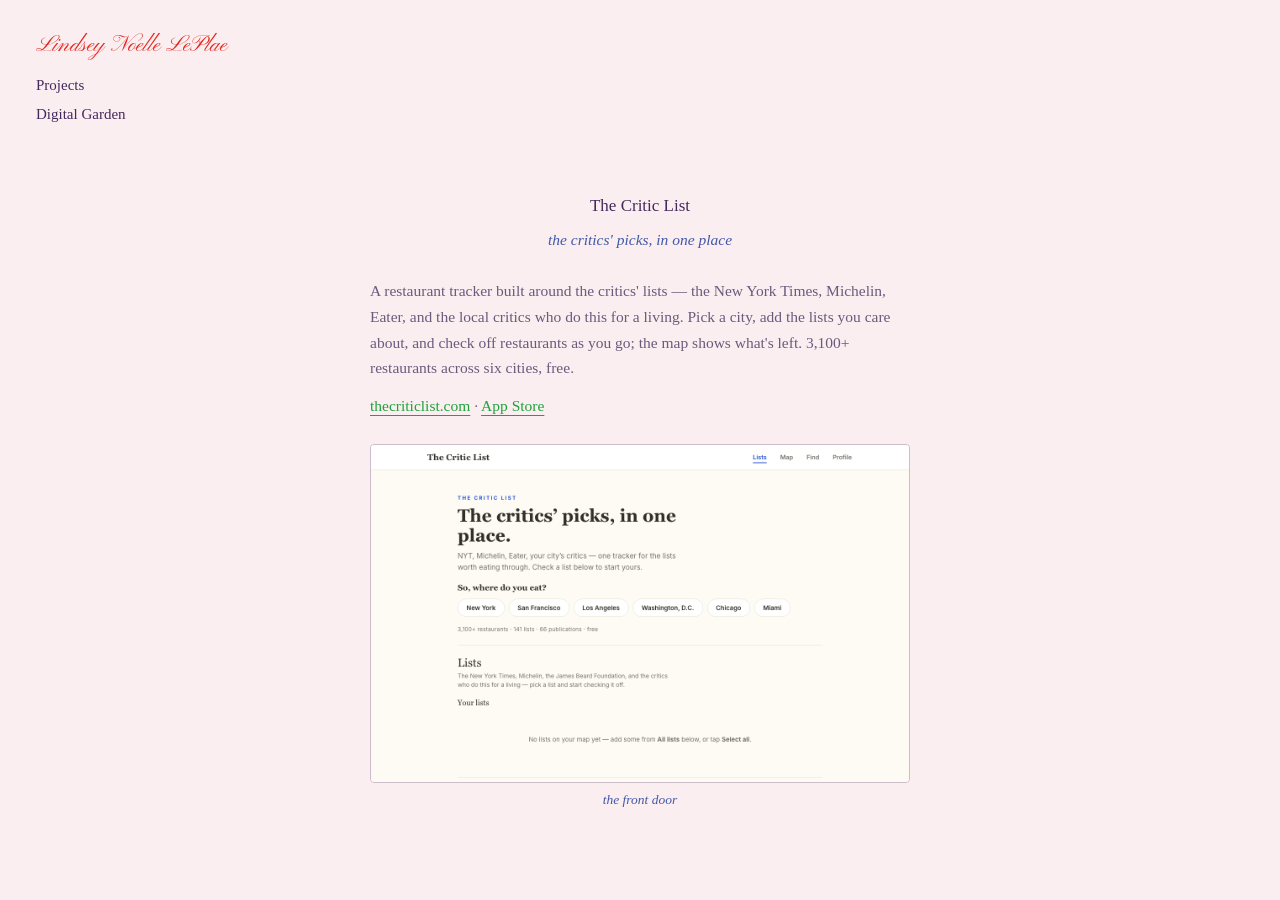
<file: critic-list.html>
<!doctype html>
<html lang="en">
<head>
  <meta charset="utf-8">
  <meta name="viewport" content="width=device-width, initial-scale=1">
  <title>The Critic List — Lindsey Noelle LePlae</title>
  <link rel="icon" href="favicon.svg" type="image/svg+xml">
  <link rel="icon" href="favicon-32.png" type="image/png" sizes="32x32">
  <link rel="apple-touch-icon" href="apple-touch-icon.png">
  <link rel="stylesheet" href="styles.css">
</head>
<body class="page">
  <header>
    <a class="site-name" href="index.html">Lindsey Noelle LePlae</a>
    <nav class="menu page-menu">
      <button type="button" id="projects-toggle" aria-expanded="false">Projects</button>
      <div class="dropdown" id="projects-dropdown">
        <a href="critic-list.html">The Critic List</a>
        <a href="observation-car.html">Observation Car</a>
        <a href="prison-visitor-guide.html">Prison Visitor Guide</a>
        <a href="smallgood.html">Smallgood</a>
      </div>
      <a href="digital-garden.html">Digital Garden</a>
    </nav>
  </header>

  <main>
    <div class="dossier">
      <h1 class="project-title">The Critic List</h1>
      <p class="tagline">the critics' picks, in one place</p>

      <p>A restaurant tracker built around the critics' lists — the New York Times, Michelin, Eater, and the local critics who do this for a living. Pick a city, add the lists you care about, and check off restaurants as you go; the map shows what's left. 3,100+ restaurants across six cities, free.</p>

      <p><a href="https://thecriticlist.com">thecriticlist.com</a> · <a href="https://apps.apple.com/app/id6787323071">App Store</a></p>
      <figure class="shot">
        <img src="images/critic-list-home.png" alt="The Critic List homepage: the critics' picks, in one place.">
        <figcaption>the front door</figcaption>
      </figure>
    </div>
  </main>
  <script>
    const toggle = document.getElementById("projects-toggle");
    const dropdown = document.getElementById("projects-dropdown");
    toggle.addEventListener("click", () => {
      const open = dropdown.classList.toggle("open");
      toggle.setAttribute("aria-expanded", open ? "true" : "false");
    });
  </script>
</body>
</html>
</file>
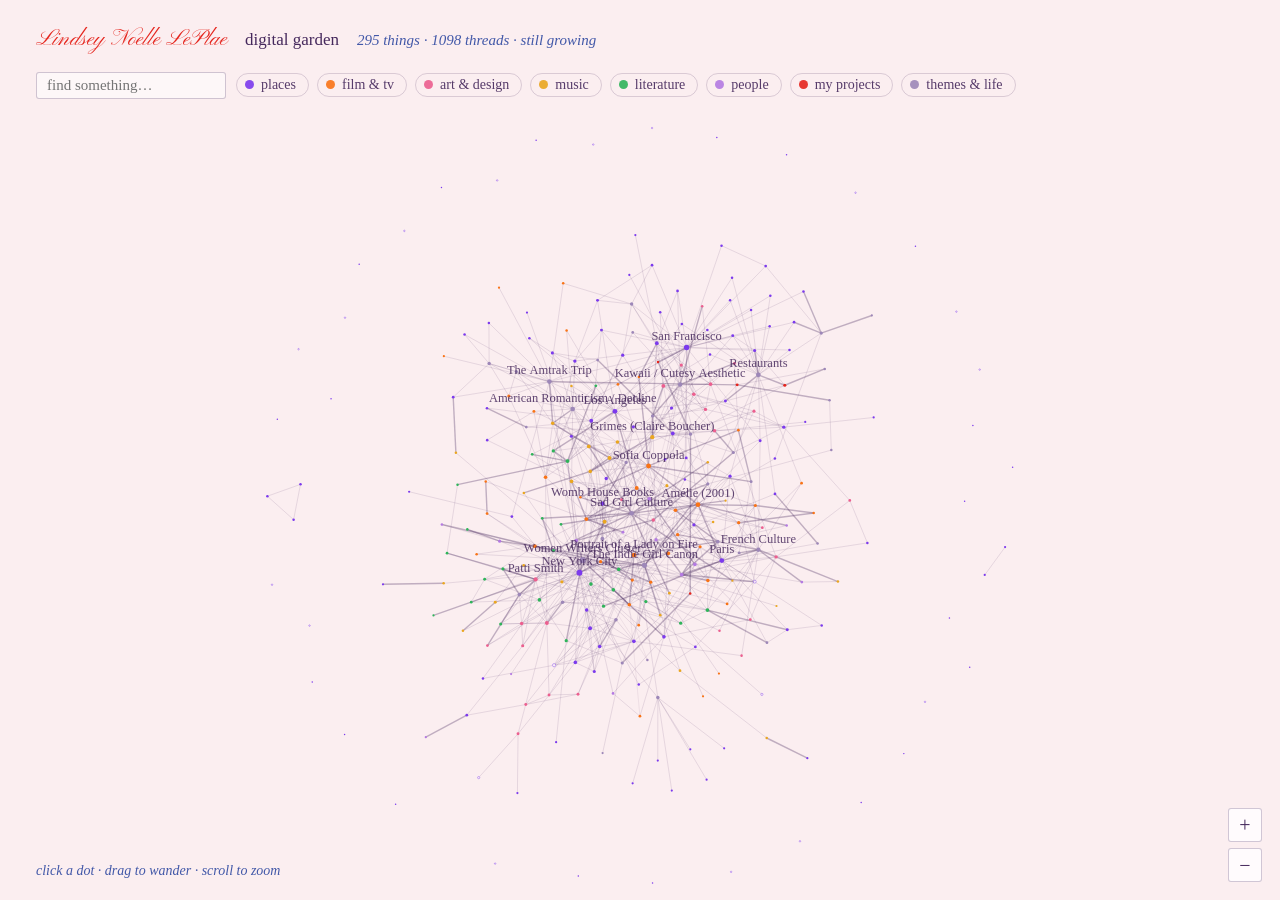
<file: digital-garden.html>
<!doctype html>
<html lang="en">
<head>
  <meta charset="utf-8">
  <meta name="viewport" content="width=device-width, initial-scale=1">
  <title>digital garden — Lindsey Noelle LePlae</title>
  <link rel="icon" href="favicon.svg" type="image/svg+xml">
  <link rel="icon" href="favicon-32.png" type="image/png" sizes="32x32">
  <link rel="apple-touch-icon" href="apple-touch-icon.png">
  <link rel="stylesheet" href="styles.css">
  <style>
    body.garden {
      display: flex;
      flex-direction: column;
      height: 100vh;
      overflow: hidden;
    }

    body.garden header {
      display: flex;
      flex-direction: row;
      align-items: baseline;
      gap: 18px;
      flex-wrap: wrap;
      padding: 22px 36px 12px;
    }

    .garden-title { color: var(--ink); font-size: 17px; }
    .garden-stats { color: var(--rose); font-style: italic; font-size: 15px; }

    .garden-controls {
      display: flex;
      align-items: center;
      gap: 10px;
      flex-wrap: wrap;
      padding: 0 36px 12px;
    }

    .garden-controls input[type="search"] {
      font-family: inherit;
      font-size: 15px;
      color: var(--ink);
      background: rgba(255, 255, 255, 0.5);
      border: 1px solid rgba(69, 40, 92, 0.25);
      border-radius: 3px;
      padding: 4px 10px;
      width: 190px;
      outline: none;
    }
    .garden-controls input[type="search"]:focus { border-color: var(--accent); }

    #chips { display: inline-flex; flex-wrap: wrap; gap: 8px; }

    .chip {
      font-family: inherit;
      font-size: 14px;
      color: var(--ink);
      background: none;
      border: 1px solid rgba(69, 40, 92, 0.2);
      border-radius: 999px;
      padding: 3px 12px 3px 8px;
      cursor: pointer;
      display: inline-flex;
      align-items: center;
      gap: 7px;
      opacity: 0.9;
    }
    .chip .dot { width: 9px; height: 9px; border-radius: 50%; display: inline-block; }
    .chip.off { opacity: 0.35; }
    .chip:hover { border-color: var(--accent); }

    .search-results {
      position: absolute;
      top: 100%;
      left: 0;
      z-index: 30;
      background: #fffbfd;
      border: 1px solid rgba(69, 40, 92, 0.25);
      border-radius: 3px;
      min-width: 230px;
      max-height: 260px;
      overflow-y: auto;
      display: none;
      flex-direction: column;
      box-shadow: 0 8px 24px rgba(69, 40, 92, 0.12);
    }
    .search-results button {
      font-family: inherit;
      font-size: 15px;
      color: var(--ink);
      text-align: left;
      background: none;
      border: none;
      padding: 7px 12px;
      cursor: pointer;
    }
    .search-results button:hover { background: rgba(31, 163, 61, 0.1); color: var(--accent); }
    .search-results .kind { color: var(--rose); font-size: 13px; font-style: italic; margin-left: 6px; }
    .search-wrap { position: relative; }

    .stage { position: relative; flex: 1; min-height: 0; }
    canvas#sky { position: absolute; inset: 0; width: 100%; height: 100%; cursor: grab; }
    canvas#sky.dragging { cursor: grabbing; }
    canvas#sky.pointing { cursor: pointer; }

    .hint {
      position: absolute;
      left: 36px;
      bottom: 18px;
      font-style: italic;
      color: var(--rose);
      font-size: 14px;
      pointer-events: none;
    }

    .zoom-controls {
      position: absolute;
      right: 18px;
      bottom: 18px;
      display: flex;
      flex-direction: column;
      gap: 6px;
      z-index: 15;
      transition: right 0.25s ease;
    }
    .stage:has(.panel.open) .zoom-controls { right: 386px; }
    .zoom-controls button {
      font-family: "Times New Roman", Times, serif;
      font-size: 20px;
      line-height: 1;
      color: var(--ink);
      background: #fffbfd;
      border: 1px solid rgba(69, 40, 92, 0.25);
      border-radius: 3px;
      width: 34px;
      height: 34px;
      cursor: pointer;
      padding: 0;
    }
    .zoom-controls button:hover { color: var(--accent); border-color: var(--accent); }

    /* ---- node panel ---- */
    .panel {
      position: absolute;
      top: 14px;
      right: 14px;
      bottom: 14px;
      width: 340px;
      max-width: calc(100vw - 28px);
      background: #fffbfd;
      border: 1px solid rgba(69, 40, 92, 0.22);
      border-radius: 4px;
      box-shadow: 0 10px 32px rgba(69, 40, 92, 0.14);
      padding: 22px 24px;
      overflow-y: auto;
      display: none;
      z-index: 20;
    }
    .panel.open { display: block; }

    .panel .close {
      position: absolute;
      top: 10px;
      right: 14px;
      font-family: inherit;
      font-size: 16px;
      color: var(--ink-soft);
      background: none;
      border: none;
      cursor: pointer;
      padding: 2px 6px;
    }
    .panel .close:hover { color: var(--accent); }

    .panel h2 { font-size: 19px; font-weight: normal; color: var(--ink); margin: 0 36px 2px 0; }
    .panel .kind-line { font-size: 14px; font-style: italic; color: var(--rose); margin-bottom: 14px; }
    .panel .kind-line .swatch { display: inline-block; width: 9px; height: 9px; border-radius: 50%; margin-right: 6px; }
    .panel .note { font-size: 15.5px; color: var(--ink-soft); line-height: 1.55; margin-bottom: 16px; }

    .panel h3 {
      font-size: 15px;
      font-weight: normal;
      font-style: italic;
      color: var(--rose);
      margin: 16px 0 8px;
    }

    .thread-list { list-style: none; margin: 0; padding: 0; }
    .thread-list li { margin-bottom: 9px; font-size: 15px; line-height: 1.4; }
    .thread-list a {
      color: var(--accent);
      text-decoration: none;
      border-bottom: 1px solid rgba(31, 163, 61, 0.35);
      cursor: pointer;
    }
    .thread-list a:hover { border-bottom-color: var(--accent); }
    .thread-list .why { color: var(--ink-soft); font-size: 14px; }
    .thread-list .dir { color: var(--rose); font-size: 13px; }

    .oq-list { list-style: none; margin: 0; padding: 0; }
    .oq-list li { font-size: 14px; font-style: italic; color: var(--ink-soft); margin-bottom: 6px; line-height: 1.45; }

    @media (max-width: 720px) {
      body.garden header, .garden-controls { padding-left: 16px; padding-right: 16px; }
      .panel {
        top: auto;
        left: 10px;
        right: 10px;
        bottom: 10px;
        width: auto;
        max-height: 48%;
      }
      .hint { display: none; }
      .stage:has(.panel.open) .zoom-controls { display: none; }
    }
  </style>
</head>
<body class="garden page">
  <header>
    <a class="site-name" href="index.html">Lindsey Noelle LePlae</a>
    <span class="garden-title">digital garden</span>
    <span class="garden-stats" id="stats"></span>
  </header>

  <div class="garden-controls">
    <span class="search-wrap">
      <input type="search" id="search" placeholder="find something…" autocomplete="off">
      <div class="search-results" id="search-results"></div>
    </span>
    <span id="chips"></span>
  </div>

  <div class="stage">
    <canvas id="sky"></canvas>
    <p class="hint">click a dot · drag to wander · scroll to zoom</p>

    <div class="zoom-controls">
      <button type="button" id="zoom-in" aria-label="zoom in">+</button>
      <button type="button" id="zoom-out" aria-label="zoom out">−</button>
    </div>

    <aside class="panel" id="panel" aria-live="polite">
      <button type="button" class="close" id="panel-close" aria-label="close">×</button>
      <h2 id="p-name"></h2>
      <p class="kind-line" id="p-kind"></p>
      <p class="note" id="p-note"></p>
      <div id="p-threads"></div>
      <div id="p-oq"></div>
    </aside>
  </div>

  <script src="data/garden-data.js"></script>
  <script>
  (function () {
    const DATA = window.GARDEN;
    const nodes = DATA.nodes;

    /* ---- grouping & palette ---- */
    const GROUPS = [
      { key: "places",      label: "places",       color: "#7c3aed", match: t => t === "place" },
      { key: "film",        label: "film & tv",    color: "#f97316", match: t => t === "film" || t === "tv" },
      { key: "art",         label: "art & design", color: "#ec5f8f", match: t => t === "art" || t === "design" },
      { key: "music",       label: "music",        color: "#eaa620", match: t => t === "music" },
      { key: "lit",         label: "literature",   color: "#2fb45a", match: t => t === "literature" },
      { key: "people",      label: "people",       color: "#b47ae2", match: t => t === "person" },
      { key: "mine",        label: "my projects",  color: "#e5251d", match: t => t === "project" },
      { key: "life",        label: "themes & life",color: "#9d87b8", match: () => true }
    ];
    const groupOf = n => GROUPS.find(g => g.match(n.type));

    /* ---- index, adjacency ---- */
    const byId = {};
    nodes.forEach(n => byId[n.id] = n);

    const incoming = {};   // id -> [{from, why, strength}]
    const edgeMap = {};    // "a|b" -> {a, b, strength}
    let threadCount = 0;

    nodes.forEach(n => (n.threads || []).forEach(t => {
      if (!byId[t.to]) return;
      threadCount++;
      (incoming[t.to] = incoming[t.to] || []).push({ from: n.id, why: t.why, strength: t.strength });
      const key = n.id < t.to ? n.id + "|" + t.to : t.to + "|" + n.id;
      const s = t.strength === "strong" ? 2 : t.strength === "loose" ? 0.5 : 1;
      if (!edgeMap[key] || edgeMap[key].s < s) edgeMap[key] = { a: n.id, b: t.to, s };
    }));
    const edges = Object.values(edgeMap);

    const degree = {};
    edges.forEach(e => {
      degree[e.a] = (degree[e.a] || 0) + 1;
      degree[e.b] = (degree[e.b] || 0) + 1;
    });

    document.getElementById("stats").textContent =
      nodes.length + " things · " + threadCount + " threads · still growing";

    /* ---- physics layout ---- */
    const sim = nodes.map((n, i) => {
      const angle = Math.random() * Math.PI * 2;
      const r = 200 + Math.random() * 500;
      return { id: n.id, x: Math.cos(angle) * r, y: Math.sin(angle) * r, vx: 0, vy: 0 };
    });
    const simById = {};
    sim.forEach(s => simById[s.id] = s);

    const springs = edges.map(e => ({ a: simById[e.a], b: simById[e.b], s: e.s }));

    for (let iter = 0; iter < 380; iter++) {
      for (let i = 0; i < sim.length; i++) {
        const p = sim[i];
        for (let j = i + 1; j < sim.length; j++) {
          const q = sim[j];
          let dx = p.x - q.x, dy = p.y - q.y;
          let d2 = dx * dx + dy * dy;
          if (d2 < 64) { dx = (Math.random() - 0.5) * 8; dy = (Math.random() - 0.5) * 8; d2 = 64; }
          const f = 46000 / d2;
          const d = Math.sqrt(d2);
          const fx = (dx / d) * f, fy = (dy / d) * f;
          p.vx += fx; p.vy += fy;
          q.vx -= fx; q.vy -= fy;
        }
      }
      springs.forEach(sp => {
        const dx = sp.b.x - sp.a.x, dy = sp.b.y - sp.a.y;
        const d = Math.sqrt(dx * dx + dy * dy) || 1;
        const f = 0.02 * (d - 100) * (sp.s >= 2 ? 1.4 : sp.s <= 0.5 ? 0.7 : 1);
        const fx = (dx / d) * f, fy = (dy / d) * f;
        sp.a.vx += fx; sp.a.vy += fy;
        sp.b.vx -= fx; sp.b.vy -= fy;
      });
      sim.forEach(p => {
        p.vx -= p.x * 0.003;
        p.vy -= p.y * 0.003;
        p.vx *= 0.85; p.vy *= 0.85;
        const sp = Math.sqrt(p.vx * p.vx + p.vy * p.vy);
        if (sp > 40) { p.vx *= 40 / sp; p.vy *= 40 / sp; }
        p.x += p.vx; p.y += p.vy;
      });
    }

    /* ---- render state ---- */
    const canvas = document.getElementById("sky");
    const ctx = canvas.getContext("2d");
    let view = { x: 0, y: 0, k: 1 };
    let selected = null;
    let hovered = null;
    let neighborSet = new Set();
    const groupOn = {};
    GROUPS.forEach(g => groupOn[g.key] = true);

    const radiusOf = id => Math.min(16, 3.5 + Math.sqrt(degree[id] || 0) * 1.7);
    const isWishlist = n => (n.subtype || "").includes("wishlist");
    const visibleNode = n => groupOn[groupOf(n).key];

    function fitView() {
      let minX = 1e9, maxX = -1e9, minY = 1e9, maxY = -1e9;
      sim.forEach(p => {
        minX = Math.min(minX, p.x); maxX = Math.max(maxX, p.x);
        minY = Math.min(minY, p.y); maxY = Math.max(maxY, p.y);
      });
      const w = canvas.clientWidth, h = canvas.clientHeight;
      const k = Math.min(w / (maxX - minX + 160), h / (maxY - minY + 160));
      view.k = k;
      view.x = w / 2 - k * (minX + maxX) / 2;
      view.y = h / 2 - k * (minY + maxY) / 2;
    }

    function resize() {
      const dpr = window.devicePixelRatio || 1;
      canvas.width = canvas.clientWidth * dpr;
      canvas.height = canvas.clientHeight * dpr;
      ctx.setTransform(dpr, 0, 0, dpr, 0, 0);
      draw();
    }

    function draw() {
      const w = canvas.clientWidth, h = canvas.clientHeight;
      ctx.clearRect(0, 0, w, h);
      ctx.save();
      ctx.translate(view.x, view.y);
      ctx.scale(view.k, view.k);

      const dimming = selected !== null;

      edges.forEach(e => {
        const na = byId[e.a], nb = byId[e.b];
        if (!visibleNode(na) || !visibleNode(nb)) return;
        const pa = simById[e.a], pb = simById[e.b];
        let alpha = e.s >= 2 ? 0.32 : e.s <= 0.5 ? 0.1 : 0.17;
        let width = e.s >= 2 ? 1.4 : 0.7;
        if (dimming) {
          const touches = e.a === selected || e.b === selected;
          alpha = touches ? 0.55 : 0.04;
          if (touches) width = 1.4;
        }
        ctx.strokeStyle = "rgba(69, 40, 92, " + alpha + ")";
        ctx.lineWidth = width / view.k;
        ctx.beginPath();
        ctx.moveTo(pa.x, pa.y);
        ctx.lineTo(pb.x, pb.y);
        ctx.stroke();
      });

      nodes.forEach(n => {
        if (!visibleNode(n)) return;
        const p = simById[n.id];
        const g = groupOf(n);
        const r = radiusOf(n.id);
        let alpha = 1;
        if (dimming && n.id !== selected && !neighborSet.has(n.id)) alpha = 0.15;

        ctx.globalAlpha = alpha;
        ctx.beginPath();
        ctx.arc(p.x, p.y, r, 0, Math.PI * 2);
        if (isWishlist(n)) {
          ctx.strokeStyle = g.color;
          ctx.lineWidth = 1.6 / Math.max(view.k, 0.8);
          ctx.fillStyle = "rgba(253, 244, 248, 0.9)";
          ctx.fill();
          ctx.stroke();
        } else {
          ctx.fillStyle = g.color;
          ctx.fill();
        }
        if (n.id === selected || n.id === hovered) {
          ctx.beginPath();
          ctx.arc(p.x, p.y, r + 3.5 / view.k, 0, Math.PI * 2);
          ctx.strokeStyle = "#1fa33d";
          ctx.lineWidth = 1.6 / view.k;
          ctx.stroke();
        }
        ctx.globalAlpha = 1;
      });

      const labelFont = Math.max(11, 12.5 / view.k);
      ctx.font = labelFont + "px 'Times New Roman', Times, serif";
      ctx.textAlign = "center";
      nodes.forEach(n => {
        if (!visibleNode(n)) return;
        const p = simById[n.id];
        const deg = degree[n.id] || 0;
        const big = view.k < 0.9 ? deg >= 14 : deg >= 9;
        const focus = n.id === selected || n.id === hovered || (selected && neighborSet.has(n.id) && view.k > 0.9);
        if (!big && !focus && view.k < 1.7) return;
        let alpha = 0.85;
        if (selected && n.id !== selected && !neighborSet.has(n.id)) alpha = 0.12;
        ctx.globalAlpha = alpha;
        ctx.fillStyle = "#45285c";
        ctx.fillText(n.name, p.x, p.y - radiusOf(n.id) - 5 / view.k);
        ctx.globalAlpha = 1;
      });

      ctx.restore();
    }

    /* ---- selection & panel ---- */
    const panel = document.getElementById("panel");

    function esc(s) {
      return String(s || "").replace(/&/g, "&amp;").replace(/</g, "&lt;").replace(/>/g, "&gt;");
    }

    function openPanel(id) {
      const n = byId[id];
      if (!n) return;
      selected = id;
      neighborSet = new Set();
      (n.threads || []).forEach(t => neighborSet.add(t.to));
      (incoming[id] || []).forEach(t => neighborSet.add(t.from));

      document.getElementById("p-name").textContent = n.name;

      const g = groupOf(n);
      let kind = '<span class="swatch" style="background:' + g.color + '"></span>' + esc(g.label);
      if (isWishlist(n)) kind += " · wish list";
      const loc = n.location;
      if (loc && (loc.city || loc.country)) {
        const bits = [loc.city, loc.neighborhood, loc.region, loc.country].filter(Boolean);
        kind += " · " + esc([...new Set(bits)].join(", "));
      }
      document.getElementById("p-kind").innerHTML = kind;
      const noteEl = document.getElementById("p-note");
      noteEl.textContent = n.rawNote || "";
      noteEl.style.display = n.rawNote ? "" : "none";

      let html = "";
      const out = (n.threads || []).filter(t => byId[t.to]);
      const inn = (incoming[id] || []);
      if (out.length || inn.length) {
        html += "<h3>threads</h3><ul class='thread-list'>";
        out.forEach(t => {
          html += "<li><a data-go='" + esc(t.to) + "'>" + esc(byId[t.to].name) + "</a>" +
                  (t.why ? " <span class='why'>— " + esc(t.why) + "</span>" : "") + "</li>";
        });
        inn.forEach(t => {
          html += "<li><span class='dir'>from</span> <a data-go='" + esc(t.from) + "'>" + esc(byId[t.from].name) + "</a>" +
                  (t.why ? " <span class='why'>— " + esc(t.why) + "</span>" : "") + "</li>";
        });
        html += "</ul>";
      }
      document.getElementById("p-threads").innerHTML = html;

      document.getElementById("p-oq").innerHTML = "";

      panel.classList.add("open");
      history.replaceState(null, "", "#" + id);
      draw();
    }

    let viewAnim = null;
    function animateTo(targetK, wx, wy, xOffset = 0) {
      const mx = canvas.clientWidth / 2 - xOffset, my = canvas.clientHeight / 2;
      const startK = view.k, startX = view.x, startY = view.y;
      const endX = mx - targetK * wx, endY = my - targetK * wy;
      const t0 = performance.now(), dur = 380;
      if (viewAnim) cancelAnimationFrame(viewAnim);
      function step(t) {
        const p = Math.min(1, (t - t0) / dur);
        const e = 1 - Math.pow(1 - p, 3);
        view.k = startK + (targetK - startK) * e;
        view.x = startX + (endX - startX) * e;
        view.y = startY + (endY - startY) * e;
        draw();
        if (p < 1) viewAnim = requestAnimationFrame(step);
      }
      viewAnim = requestAnimationFrame(step);
    }

    function centerOn(id) {
      const p = simById[id];
      if (!p) return;
      const off = (canvas.clientWidth > 720 && panel.classList.contains("open")) ? 185 : 0;
      animateTo(Math.max(view.k, 1.15), p.x, p.y, off);
    }

    function closePanel() {
      selected = null;
      neighborSet = new Set();
      panel.classList.remove("open");
      history.replaceState(null, "", location.pathname);
      draw();
    }

    panel.addEventListener("click", e => {
      const go = e.target.getAttribute && e.target.getAttribute("data-go");
      if (go) { openPanel(go); centerOn(go); draw(); }
    });
    document.getElementById("panel-close").addEventListener("click", closePanel);

    /* ---- interaction ---- */
    function screenToWorld(sx, sy) {
      return { x: (sx - view.x) / view.k, y: (sy - view.y) / view.k };
    }
    function nodeAt(sx, sy) {
      const w = screenToWorld(sx, sy);
      let best = null, bestD = 1e9;
      nodes.forEach(n => {
        if (!visibleNode(n)) return;
        const p = simById[n.id];
        const dx = p.x - w.x, dy = p.y - w.y;
        const d = Math.sqrt(dx * dx + dy * dy);
        const hit = radiusOf(n.id) + 6 / view.k;
        if (d < hit && d < bestD) { best = n.id; bestD = d; }
      });
      return best;
    }

    let dragging = false, moved = false, lastX = 0, lastY = 0;

    canvas.addEventListener("pointerdown", e => {
      dragging = true; moved = false;
      lastX = e.clientX; lastY = e.clientY;
      canvas.classList.add("dragging");
      canvas.setPointerCapture(e.pointerId);
    });
    canvas.addEventListener("pointermove", e => {
      const rect = canvas.getBoundingClientRect();
      if (dragging) {
        const dx = e.clientX - lastX, dy = e.clientY - lastY;
        if (Math.abs(dx) + Math.abs(dy) > 3) moved = true;
        view.x += dx; view.y += dy;
        lastX = e.clientX; lastY = e.clientY;
        draw();
      } else {
        const h = nodeAt(e.clientX - rect.left, e.clientY - rect.top);
        if (h !== hovered) {
          hovered = h;
          canvas.classList.toggle("pointing", !!h);
          draw();
        }
      }
    });
    canvas.addEventListener("pointerup", e => {
      dragging = false;
      canvas.classList.remove("dragging");
      if (!moved) {
        const rect = canvas.getBoundingClientRect();
        const id = nodeAt(e.clientX - rect.left, e.clientY - rect.top);
        if (id) { openPanel(id); centerOn(id); } else closePanel();
      }
    });
    function zoomButtons(factor) {
      const wx = (canvas.clientWidth / 2 - view.x) / view.k;
      const wy = (canvas.clientHeight / 2 - view.y) / view.k;
      animateTo(Math.min(6, Math.max(0.25, view.k * factor)), wx, wy);
    }
    document.getElementById("zoom-in").addEventListener("click", () => zoomButtons(1.5));
    document.getElementById("zoom-out").addEventListener("click", () => zoomButtons(1 / 1.5));

    canvas.addEventListener("wheel", e => {
      e.preventDefault();
      const rect = canvas.getBoundingClientRect();
      const mx = e.clientX - rect.left, my = e.clientY - rect.top;
      const factor = Math.exp(-e.deltaY * 0.0012);
      const k2 = Math.min(6, Math.max(0.25, view.k * factor));
      view.x = mx - (mx - view.x) * (k2 / view.k);
      view.y = my - (my - view.y) * (k2 / view.k);
      view.k = k2;
      draw();
    }, { passive: false });

    /* ---- chips ---- */
    const chipsEl = document.getElementById("chips");
    GROUPS.forEach(g => {
      const b = document.createElement("button");
      b.type = "button";
      b.className = "chip";
      b.innerHTML = '<span class="dot" style="background:' + g.color + '"></span>' + g.label;
      b.addEventListener("click", () => {
        groupOn[g.key] = !groupOn[g.key];
        b.classList.toggle("off", !groupOn[g.key]);
        draw();
      });
      chipsEl.appendChild(b);
    });

    /* ---- search ---- */
    const searchEl = document.getElementById("search");
    const resultsEl = document.getElementById("search-results");
    searchEl.addEventListener("input", () => {
      const q = searchEl.value.trim().toLowerCase();
      resultsEl.innerHTML = "";
      if (q.length < 2) { resultsEl.style.display = "none"; return; }
      const hits = nodes.filter(n => n.name.toLowerCase().includes(q)).slice(0, 9);
      if (!hits.length) { resultsEl.style.display = "none"; return; }
      hits.forEach(n => {
        const b = document.createElement("button");
        b.type = "button";
        b.innerHTML = esc(n.name) + '<span class="kind">' + esc(groupOf(n).label) + "</span>";
        b.addEventListener("click", () => {
          resultsEl.style.display = "none";
          searchEl.value = "";
          openPanel(n.id);
          centerOn(n.id);
          draw();
        });
        resultsEl.appendChild(b);
      });
      resultsEl.style.display = "flex";
    });
    document.addEventListener("click", e => {
      if (!resultsEl.contains(e.target) && e.target !== searchEl) resultsEl.style.display = "none";
    });

    /* ---- boot ---- */
    window.addEventListener("resize", resize);
    resize();
    fitView();
    draw();

    if (location.hash.length > 1) {
      const id = decodeURIComponent(location.hash.slice(1));
      if (byId[id]) { openPanel(id); centerOn(id); draw(); }
    }
  })();
  </script>
</body>
</html>
</file>
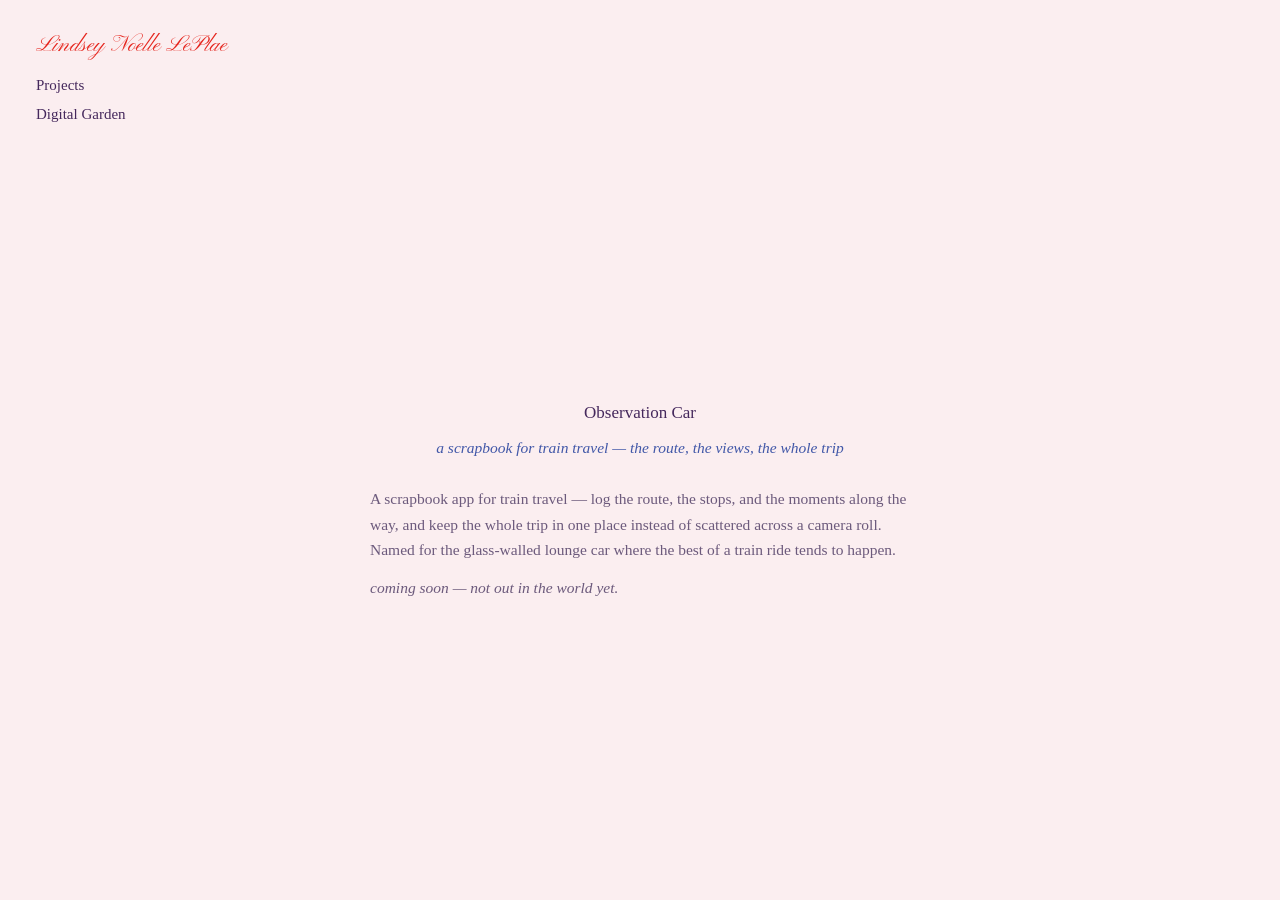
<file: observation-car.html>
<!doctype html>
<html lang="en">
<head>
  <meta charset="utf-8">
  <meta name="viewport" content="width=device-width, initial-scale=1">
  <title>Observation Car — Lindsey Noelle LePlae</title>
  <link rel="icon" href="favicon.svg" type="image/svg+xml">
  <link rel="icon" href="favicon-32.png" type="image/png" sizes="32x32">
  <link rel="apple-touch-icon" href="apple-touch-icon.png">
  <link rel="stylesheet" href="styles.css">
</head>
<body class="page">
  <header>
    <a class="site-name" href="index.html">Lindsey Noelle LePlae</a>
    <nav class="menu page-menu">
      <button type="button" id="projects-toggle" aria-expanded="false">Projects</button>
      <div class="dropdown" id="projects-dropdown">
        <a href="critic-list.html">The Critic List</a>
        <a href="observation-car.html">Observation Car</a>
        <a href="prison-visitor-guide.html">Prison Visitor Guide</a>
        <a href="smallgood.html">Smallgood</a>
      </div>
      <a href="digital-garden.html">Digital Garden</a>
    </nav>
  </header>

  <main>
    <div class="dossier">
      <h1 class="project-title">Observation Car</h1>
      <p class="tagline">a scrapbook for train travel — the route, the views, the whole trip</p>

      <p>A scrapbook app for train travel — log the route, the stops, and the moments along the way, and keep the whole trip in one place instead of scattered across a camera roll. Named for the glass-walled lounge car where the best of a train ride tends to happen.</p>

      <p class="status">coming soon — not out in the world yet.</p>
    </div>
  </main>
  <script>
    const toggle = document.getElementById("projects-toggle");
    const dropdown = document.getElementById("projects-dropdown");
    toggle.addEventListener("click", () => {
      const open = dropdown.classList.toggle("open");
      toggle.setAttribute("aria-expanded", open ? "true" : "false");
    });
  </script>
</body>
</html>
</file>
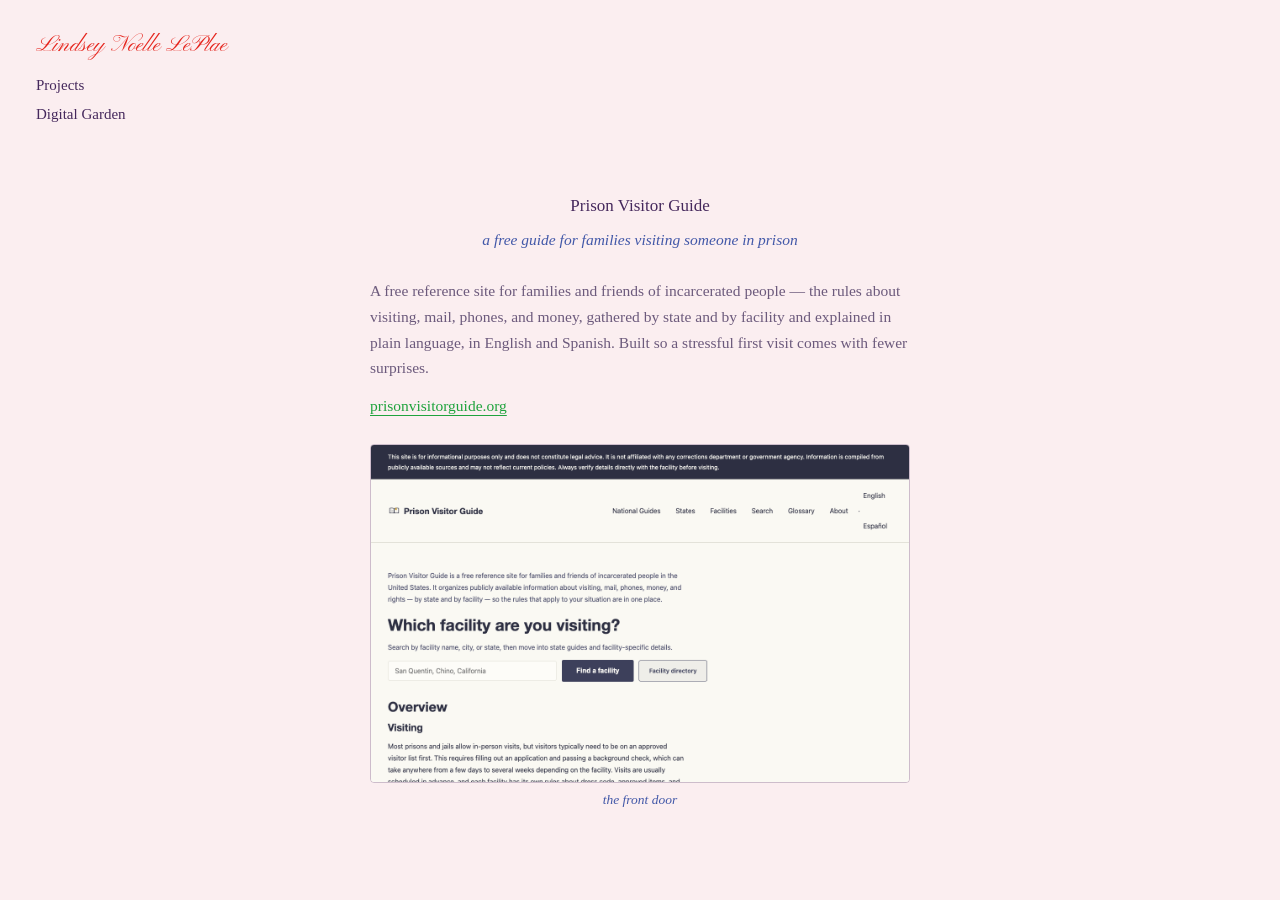
<file: prison-visitor-guide.html>
<!doctype html>
<html lang="en">
<head>
  <meta charset="utf-8">
  <meta name="viewport" content="width=device-width, initial-scale=1">
  <title>Prison Visitor Guide — Lindsey Noelle LePlae</title>
  <link rel="icon" href="favicon.svg" type="image/svg+xml">
  <link rel="icon" href="favicon-32.png" type="image/png" sizes="32x32">
  <link rel="apple-touch-icon" href="apple-touch-icon.png">
  <link rel="stylesheet" href="styles.css">
</head>
<body class="page">
  <header>
    <a class="site-name" href="index.html">Lindsey Noelle LePlae</a>
    <nav class="menu page-menu">
      <button type="button" id="projects-toggle" aria-expanded="false">Projects</button>
      <div class="dropdown" id="projects-dropdown">
        <a href="critic-list.html">The Critic List</a>
        <a href="observation-car.html">Observation Car</a>
        <a href="prison-visitor-guide.html">Prison Visitor Guide</a>
        <a href="smallgood.html">Smallgood</a>
      </div>
      <a href="digital-garden.html">Digital Garden</a>
    </nav>
  </header>

  <main>
    <div class="dossier">
      <h1 class="project-title">Prison Visitor Guide</h1>
      <p class="tagline">a free guide for families visiting someone in prison</p>

      <p>A free reference site for families and friends of incarcerated people — the rules about visiting, mail, phones, and money, gathered by state and by facility and explained in plain language, in English and Spanish. Built so a stressful first visit comes with fewer surprises.</p>

      <p><a href="https://prisonvisitorguide.org">prisonvisitorguide.org</a></p>
      <figure class="shot">
        <img src="images/pvg-home.png" alt="The Prison Visitor Guide homepage: which facility are you visiting?">
        <figcaption>the front door</figcaption>
      </figure>
    </div>
  </main>
  <script>
    const toggle = document.getElementById("projects-toggle");
    const dropdown = document.getElementById("projects-dropdown");
    toggle.addEventListener("click", () => {
      const open = dropdown.classList.toggle("open");
      toggle.setAttribute("aria-expanded", open ? "true" : "false");
    });
  </script>
</body>
</html>
</file>
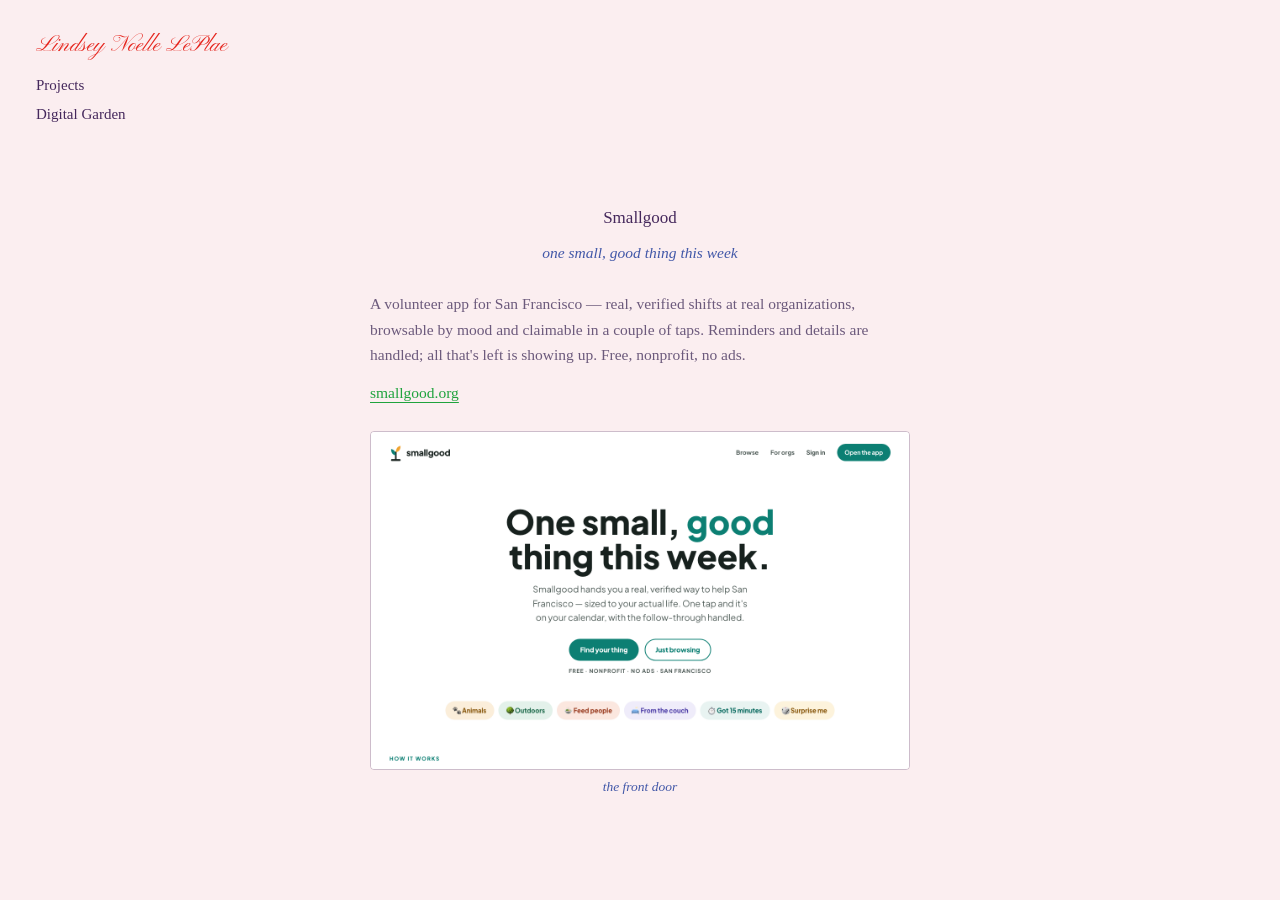
<file: smallgood.html>
<!doctype html>
<html lang="en">
<head>
  <meta charset="utf-8">
  <meta name="viewport" content="width=device-width, initial-scale=1">
  <title>Smallgood — Lindsey Noelle LePlae</title>
  <link rel="icon" href="favicon.svg" type="image/svg+xml">
  <link rel="icon" href="favicon-32.png" type="image/png" sizes="32x32">
  <link rel="apple-touch-icon" href="apple-touch-icon.png">
  <link rel="stylesheet" href="styles.css">
</head>
<body class="page">
  <header>
    <a class="site-name" href="index.html">Lindsey Noelle LePlae</a>
    <nav class="menu page-menu">
      <button type="button" id="projects-toggle" aria-expanded="false">Projects</button>
      <div class="dropdown" id="projects-dropdown">
        <a href="critic-list.html">The Critic List</a>
        <a href="observation-car.html">Observation Car</a>
        <a href="prison-visitor-guide.html">Prison Visitor Guide</a>
        <a href="smallgood.html">Smallgood</a>
      </div>
      <a href="digital-garden.html">Digital Garden</a>
    </nav>
  </header>

  <main>
    <div class="dossier">
      <h1 class="project-title">Smallgood</h1>
      <p class="tagline">one small, good thing this week</p>

      <p>A volunteer app for San Francisco — real, verified shifts at real organizations, browsable by mood and claimable in a couple of taps. Reminders and details are handled; all that's left is showing up. Free, nonprofit, no ads.</p>

      <p><a href="https://smallgood.org">smallgood.org</a></p>
      <figure class="shot">
        <img src="images/smallgood-home.png" alt="The Smallgood homepage: One small, good thing this week.">
        <figcaption>the front door</figcaption>
      </figure>
    </div>
  </main>
  <script>
    const toggle = document.getElementById("projects-toggle");
    const dropdown = document.getElementById("projects-dropdown");
    toggle.addEventListener("click", () => {
      const open = dropdown.classList.toggle("open");
      toggle.setAttribute("aria-expanded", open ? "true" : "false");
    });
  </script>
</body>
</html>
</file>
<file: styles.css>
@import url('https://fonts.googleapis.com/css2?family=Pinyon+Script&display=swap');

/* palette — after "Thinking for a Living": blush paper, plum ink, burnt-orange accent */
:root {
  --paper: #fbeef0;
  --ink: #45285c;
  --ink-soft: #6c5a7c;
  --accent: #1fa33d;
  --rose: #4258a8;
  --name: #e5251d;
}

* { box-sizing: border-box; margin: 0; padding: 0; }
html, body { height: 100%; }

body {
  min-height: 100vh;
  background: var(--paper);
  color: var(--ink);
  font-family: "Times New Roman", Times, serif;
  font-size: 17px;
  line-height: 1.6;
}

a { color: var(--ink); text-decoration: none; }

/* ---- centered homepage ---- */
body.home {
  display: flex;
  align-items: center;
  justify-content: center;
  padding: 36px;
}

.center {
  display: flex;
  flex-direction: column;
  align-items: center;
  gap: 16px;
  text-align: center;
}

.name {
  font-family: 'Pinyon Script', cursive;
  font-size: 40px;
  font-weight: 400;
  color: var(--name);
  line-height: 1.1;
}

nav.menu {
  display: flex;
  flex-direction: column;
  align-items: center;
  gap: 16px;
}

nav.menu a,
nav.menu button {
  font-family: inherit;
  font-size: 17px;
  color: var(--ink);
  background: none;
  border: none;
  padding: 0;
  cursor: pointer;
  text-decoration: none;
}

nav.menu a:hover,
nav.menu button:hover,
nav.menu button[aria-expanded="true"] {
  color: var(--accent);
  text-decoration: underline;
  text-underline-offset: 4px;
}

.dropdown {
  display: none;
  flex-direction: column;
  align-items: center;
  gap: 10px;
  margin-top: 4px;
}

.dropdown.open { display: flex; }

nav.menu .dropdown a {
  font-size: 16px;
  color: var(--accent);
}

nav.menu .dropdown a:hover {
  text-decoration: underline;
  text-underline-offset: 4px;
}

/* ---- interior pages ---- */
body.page {
  display: flex;
  flex-direction: column;
}

body.page header {
  padding: 28px 36px;
  display: flex;
  flex-direction: column;
  align-items: flex-start;
  gap: 12px;
}

.site-name {
  font-family: 'Pinyon Script', cursive;
  color: var(--name);
  font-size: 23px;
  font-weight: 400;
}

.site-name:hover { text-decoration: none; }

nav.page-menu {
  align-items: flex-start;
  text-align: left;
  gap: 8px;
}

nav.page-menu a,
nav.page-menu button {
  font-size: 15px;
}

nav.page-menu .dropdown {
  align-items: flex-start;
  margin: 2px 0 2px 14px;
  gap: 7px;
}

nav.page-menu .dropdown a {
  font-size: 14.5px;
}

body.page main {
  flex: 1;
  display: flex;
  align-items: center;
  justify-content: center;
  padding: 24px 36px 72px;
}

.profile,
.content {
  max-width: 480px;
  display: flex;
  flex-direction: column;
  align-items: center;
  gap: 18px;
  text-align: center;
}

.project-title {
  font-size: 17px;
  font-weight: normal;
}

.profile p,
.content p { color: var(--ink-soft); }

.profile a,
.content a {
  color: var(--accent);
  text-decoration: underline;
  text-underline-offset: 4px;
}

.status {
  font-style: italic;
  color: var(--rose);
  font-size: 16px;
}

/* ---- project dossier pages ---- */
.dossier {
  max-width: 540px;
  display: flex;
  flex-direction: column;
  gap: 6px;
  text-align: left;
}

.dossier .project-title { text-align: center; margin-bottom: 2px; }
.dossier .tagline {
  text-align: center;
  font-style: italic;
  color: var(--rose);
  font-size: 15.5px;
  margin-bottom: 20px;
}

.dossier h3 {
  font-size: 15px;
  font-weight: normal;
  font-style: italic;
  color: var(--rose);
  margin: 18px 0 6px;
}

.dossier p {
  color: var(--ink-soft);
  font-size: 15.5px;
  line-height: 1.65;
  margin: 0 0 6px;
}

.dossier a {
  color: var(--accent);
  text-decoration: underline;
  text-underline-offset: 4px;
}

.dossier .shot {
  margin: 14px 0 4px;
}
.dossier .shot img {
  width: 100%;
  display: block;
  border: 1px solid rgba(69, 40, 92, 0.25);
  border-radius: 4px;
}
.dossier .shot figcaption {
  font-size: 13.5px;
  font-style: italic;
  color: var(--rose);
  text-align: center;
  margin-top: 6px;
}
</file>
